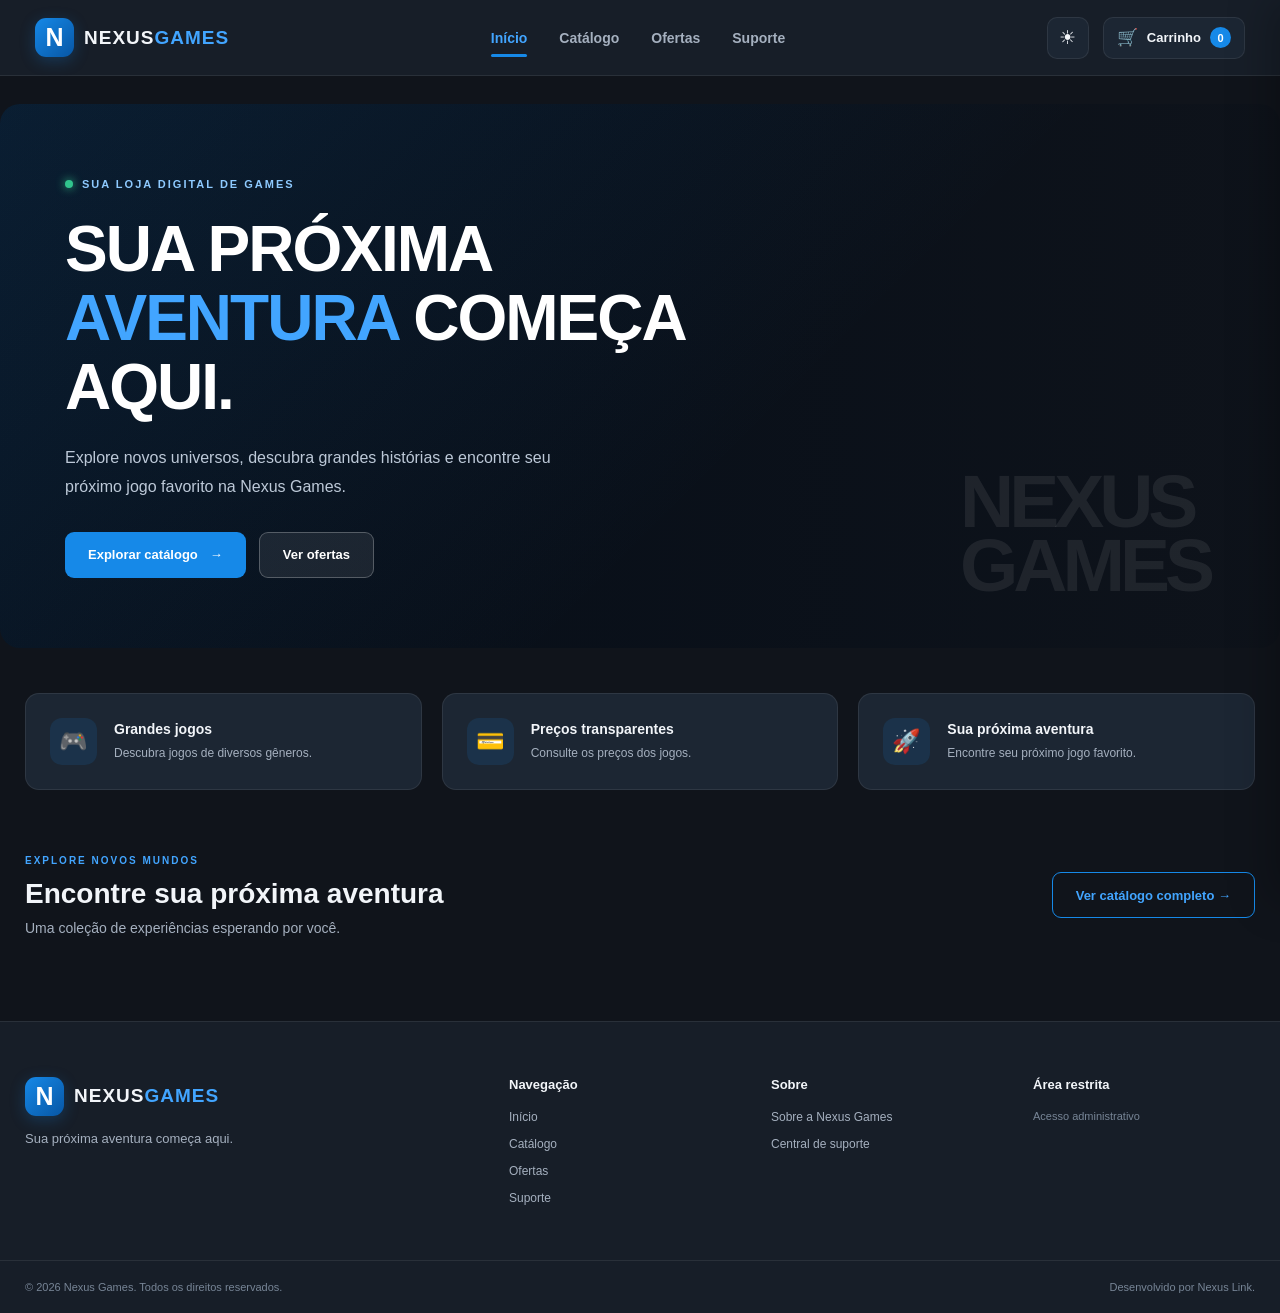
<file: index.html>
<!DOCTYPE html>
<html lang="pt-BR">

<head>
    <meta charset="UTF-8">
    <meta name="viewport" content="width=device-width, initial-scale=1.0">

    <meta name="description" content="Nexus Games - Sua próxima aventura começa aqui. Explore nossa loja digital de games.">

    <meta name="theme-color" content="#10141b">

    <title>Nexus Games | Sua próxima aventura começa aqui</title>

    <link rel="stylesheet" href="style.css">

    <script src="script.js" defer></script>
</head>

<body>

    <!-- ==========================================
         CABEÇALHO
    =========================================== -->

    <header class="header" id="topo">

        <div class="header-container">

            <!-- LOGO -->
            <a href="#inicio" class="logo" aria-label="Nexus Games - Início">
                <span class="logo-icon">N</span>
                <span class="logo-text">NEXUS<span>GAMES</span></span>
            </a>

            <!-- MENU DE NAVEGAÇÃO -->
            <nav class="main-nav" aria-label="Navegação principal">

                <a href="#inicio" class="nav-link active" data-page="inicio">
                    Início
                </a>

                <a href="#catalogo" class="nav-link" data-page="catalogo">
                    Catálogo
                </a>

                <a href="#ofertas" class="nav-link" data-page="ofertas">
                    Ofertas
                </a>

                <a href="#suporte" class="nav-link" data-page="suporte">
                    Suporte
                </a>

            </nav>

            <!-- AÇÕES DO CABEÇALHO -->
            <div class="header-actions">

                <!-- ALTERNAR TEMA -->
                <button
                    type="button"
                    class="theme-toggle"
                    id="btnTema"
                    aria-label="Alternar tema"
                    title="Alternar tema">

                    <span id="iconeTema">☀</span>

                </button>

                <!-- ABRIR CARRINHO -->
                <button
                    type="button"
                    class="cart-button"
                    id="btnAbrirCarrinho"
                    aria-label="Abrir carrinho">

                    <span class="cart-icon">🛒</span>

                    <span class="cart-label">Carrinho</span>

                    <span class="cart-count" id="contadorCarrinho">0</span>

                </button>

            </div>

        </div>

    </header>


    <!-- ==========================================
         CONTEÚDO PRINCIPAL
    =========================================== -->

    <main id="conteudoPrincipal">


        <!-- ======================================
             PÁGINA INICIAL
        ======================================= -->

        <section class="page-section active" id="inicio">

            <!-- BANNER PRINCIPAL -->
            <div class="hero">

                <div class="hero-overlay"></div>

                <div class="hero-content">

                    <span class="hero-tag">
                        <span class="status-dot"></span>
                        SUA LOJA DIGITAL DE GAMES
                    </span>

                    <h1>
                        SUA PRÓXIMA
                        <span>AVENTURA</span>
                        COMEÇA AQUI.
                    </h1>

                    <p>
                        Explore novos universos, descubra grandes histórias
                        e encontre seu próximo jogo favorito na Nexus Games.
                    </p>

                    <div class="hero-actions">

                        <button
                            type="button"
                            class="btn-primary"
                            data-navigate="catalogo">

                            Explorar catálogo
                            <span>→</span>

                        </button>

                        <button
                            type="button"
                            class="btn-secondary"
                            data-navigate="ofertas">

                            Ver ofertas

                        </button>

                    </div>

                </div>

                <div class="hero-decoration">
                    <span>NEXUS</span>
                    <span>GAMES</span>
                </div>

            </div>


            <!-- BENEFÍCIOS -->
            <section class="benefits-section">

                <div class="benefits-container">

                    <article class="benefit-card">

                        <span class="benefit-icon">🎮</span>

                        <div>
                            <h3>Grandes jogos</h3>
                            <p>Descubra jogos de diversos gêneros.</p>
                        </div>

                    </article>

                    <article class="benefit-card">

                        <span class="benefit-icon">💳</span>

                        <div>
                            <h3>Preços transparentes</h3>
                            <p>Consulte os preços dos jogos.</p>
                        </div>

                    </article>

                    <article class="benefit-card">

                        <span class="benefit-icon">🚀</span>

                        <div>
                            <h3>Sua próxima aventura</h3>
                            <p>Encontre seu próximo jogo favorito.</p>
                        </div>

                    </article>

                </div>

            </section>


            <!-- CHAMADA PARA O CATÁLOGO -->
            <section class="home-discovery">

                <div class="section-heading">

                    <div>
                        <span class="section-subtitle">EXPLORE NOVOS MUNDOS</span>
                        <h2>Encontre sua próxima aventura</h2>
                        <p>
                            Uma coleção de experiências esperando por você.
                        </p>
                    </div>

                    <button
                        type="button"
                        class="btn-outline"
                        data-navigate="catalogo">

                        Ver catálogo completo →
                        
                    </button>

                </div>

            </section>

        </section>


        <!-- ======================================
             CATÁLOGO DE JOGOS
        ======================================= -->

        <section class="page-section" id="catalogo" hidden>

            <div class="content-container">

                <div class="page-heading">

                    <span class="section-subtitle">EXPLORE NOSSA COLEÇÃO</span>

                    <h1>Catálogo de jogos</h1>

                    <p>
                        Descubra títulos incríveis e encontre sua próxima aventura.
                    </p>

                </div>


                <!-- PESQUISA -->
                <div class="catalog-toolbar">

                    <div class="search-box">

                        <span>⌕</span>

                        <input
                            type="search"
                            id="pesquisaJogos"
                            placeholder="Pesquisar jogos..."
                            aria-label="Pesquisar jogos">

                    </div>


                    <!-- FILTRO DE CATEGORIAS -->
                    <select
                        id="filtroCategoria"
                        aria-label="Filtrar por categoria">

                        <option value="todos">Todas as categorias</option>

                        <option value="acao">Ação</option>

                        <option value="aventura">Aventura</option>

                        <option value="rpg">RPG</option>

                        <option value="mundo-aberto">Mundo aberto</option>

                        <option value="corrida">Corrida</option>

                        <option value="terror">Terror</option>

                        <option value="estrategia">Estratégia</option>

                        <option value="simulacao">Simulação</option>

                    </select>


                    <!-- ORDENAÇÃO -->
                    <select
                        id="ordenacaoJogos"
                        aria-label="Ordenar jogos">

                        <option value="padrao">Ordenação padrão</option>

                        <option value="menor-preco">Menor preço</option>

                        <option value="maior-preco">Maior preço</option>

                        <option value="a-z">Nome: A - Z</option>

                        <option value="z-a">Nome: Z - A</option>

                    </select>

                </div>


                <!-- QUANTIDADE DE JOGOS -->
                <div class="catalog-info">

                    <span id="quantidadeJogos">
                        Jogos disponíveis
                    </span>

                </div>


                <!-- JOGOS GERADOS PELO JAVASCRIPT -->
                <div class="games-grid" id="listaJogos">

                    <!--
                        Os cards dos jogos serão criados
                        dinamicamente pelo script.js.
                    -->

                </div>


                <!-- MENSAGEM QUANDO NÃO HOUVER RESULTADOS -->
                <div class="empty-state" id="nenhumJogo" hidden>

                    <span>🎮</span>

                    <h3>Nenhum jogo encontrado</h3>

                    <p>
                        Tente pesquisar por outro nome ou categoria.
                    </p>

                </div>

            </div>

        </section>


        <!-- ======================================
             PÁGINA DE OFERTAS
        ======================================= -->

        <section class="page-section" id="ofertas" hidden>

            <div class="content-container">

                <div class="page-heading">

                    <span class="section-subtitle">DESCUBRA NOVOS JOGOS</span>

                    <h1>Jogos em destaque</h1>

                    <p>
                        Confira os jogos selecionados para você.
                    </p>

                </div>


                <div class="games-grid" id="listaOfertas">

                    <!--
                        Os jogos desta seção serão selecionados
                        pelo script.js através do array de jogos.
                    -->

                </div>

            </div>

        </section>


        <!-- ======================================
             PÁGINA DE SUPORTE
        ======================================= -->

        <section class="page-section" id="suporte" hidden>

            <div class="content-container">

                <div class="page-heading">

                    <span class="section-subtitle">ESTAMOS AQUI PARA AJUDAR</span>

                    <h1>Central de suporte</h1>

                    <p>
                        Encontre informações sobre a Nexus Games.
                    </p>

                </div>


                <div class="support-grid">

                    <article class="support-card">

                        <span class="support-icon">❓</span>

                        <h3>Dúvidas frequentes</h3>

                        <p>
                            Consulte informações sobre a navegação
                            e as funcionalidades da nossa loja.
                        </p>

                    </article>


                    <article class="support-card">

                        <span class="support-icon">🛒</span>

                        <h3>Carrinho de compras</h3>

                        <p>
                            Saiba como adicionar, remover e
                            visualizar os jogos selecionados.
                        </p>

                    </article>


                    <article class="support-card">

                        <span class="support-icon">📩</span>

                        <h3>Contato</h3>

                        <p>
                            Entre em contato com nossa equipe
                            para esclarecer suas dúvidas.
                        </p>

                    </article>

                </div>


                <!-- AVISO DO PROJETO -->
                <div class="support-notice">

                    <h3>Sobre a Nexus Games</h3>

                    <p>
                        A Nexus Games é um projeto demonstrativo
                        de uma loja digital de jogos, desenvolvido
                        para apresentar uma experiência de navegação
                        e compra simulada.
                    </p>

                </div>

            </div>

        </section>

    </main>


    <!-- ==========================================
         FUNDO ESCURO DO CARRINHO
    =========================================== -->

    <div
        class="cart-overlay"
        id="cartOverlay"
        aria-hidden="true">
    </div>


    <!-- ==========================================
         GAVETA LATERAL DO CARRINHO
    =========================================== -->

    <aside
        class="cart-drawer"
        id="cartDrawer"
        aria-label="Carrinho de compras"
        aria-hidden="true">

        <div class="cart-header">

            <div>

                <span class="section-subtitle">SUA SELEÇÃO</span>

                <h2>Meu carrinho</h2>

            </div>


            <button
                type="button"
                class="close-cart"
                id="btnFecharCarrinho"
                aria-label="Fechar carrinho">

                ✕

            </button>

        </div>


        <!-- ITENS DO CARRINHO -->
        <div class="cart-items" id="itensCarrinho">

            <!--
                Os produtos adicionados serão
                exibidos dinamicamente pelo script.js.
            -->

            <div class="cart-empty" id="carrinhoVazio">

                <span>🛒</span>

                <h3>Seu carrinho está vazio</h3>

                <p>
                    Explore nosso catálogo e adicione
                    seus jogos favoritos.
                </p>

                <button
                    type="button"
                    class="btn-primary"
                    data-navigate="catalogo">

                    Explorar catálogo

                </button>

            </div>

        </div>


        <!-- RODAPÉ DO CARRINHO -->
        <div class="cart-footer">

            <div class="cart-subtotal">

                <span>Total</span>

                <strong id="valorTotalCarrinho">
                    R$ 0,00
                </strong>

            </div>


            <button
                type="button"
                class="checkout-button"
                id="btnFinalizarCompra"
                disabled>

                Finalizar compra

            </button>


            <p class="cart-disclaimer">
                Compra demonstrativa. Nenhum pagamento real será realizado.
            </p>

        </div>

    </aside>


    <!-- ==========================================
         MODAL DE FINALIZAÇÃO DA COMPRA
    =========================================== -->

    <div
        class="modal-overlay"
        id="modalCompra"
        aria-hidden="true">

        <div
            class="modal-content"
            role="dialog"
            aria-modal="true"
            aria-labelledby="tituloModalCompra">

            <button
                type="button"
                class="modal-close"
                id="btnFecharModal"
                aria-label="Fechar janela">

                ✕

            </button>


            <div class="modal-icon">
                ✓
            </div>


            <h2 id="tituloModalCompra">
                Compra
            </h2>


            <p>
                Esta é uma compra da Nexus Games.
            </p>


            <div class="purchase-summary">

                <span>Total da compra</span>

                <strong id="totalCompraModal">
                    R$ 0,00
                </strong>

            </div>


            <button
                type="button"
                class="btn-primary"
                id="btnConfirmarCompra">

                Confirmar Compra

            </button>

        </div>

    </div>


    <!-- ==========================================
         RODAPÉ
    =========================================== -->

    <footer class="footer">

        <div class="footer-container">


            <!-- IDENTIDADE -->
            <div class="footer-brand">

                <a href="#inicio" class="logo">

                    <span class="logo-icon">N</span>

                    <span class="logo-text">
                        NEXUS<span>GAMES</span>
                    </span>

                </a>

                <p>
                    Sua próxima aventura começa aqui.
                </p>

            </div>


            <!-- NAVEGAÇÃO -->
            <div class="footer-column">

                <h3>Navegação</h3>

                <a href="#inicio">Início</a>

                <a href="#catalogo">Catálogo</a>

                <a href="#ofertas">Ofertas</a>

                <a href="#suporte">Suporte</a>

            </div>


            <!-- INFORMAÇÕES -->
            <div class="footer-column">

                <h3>Sobre</h3>

                <a href="#suporte">Sobre a Nexus Games</a>

                <a href="#suporte">Central de suporte</a>

            </div>


            <!-- ADMINISTRAÇÃO -->
            <div class="footer-column footer-admin">

                <h3>Área restrita</h3>

                <a href="Admin/admin.html">
                    Acesso administrativo
                </a>

            </div>

        </div>


        <!-- COPYRIGHT -->
        <div class="footer-bottom">

            <p>
                © 2026 Nexus Games. Todos os direitos reservados.
            </p>

            <span>
                Desenvolvido por Nexus Link.
            </span>

        </div>

    </footer>

</body>

</html>
</file>
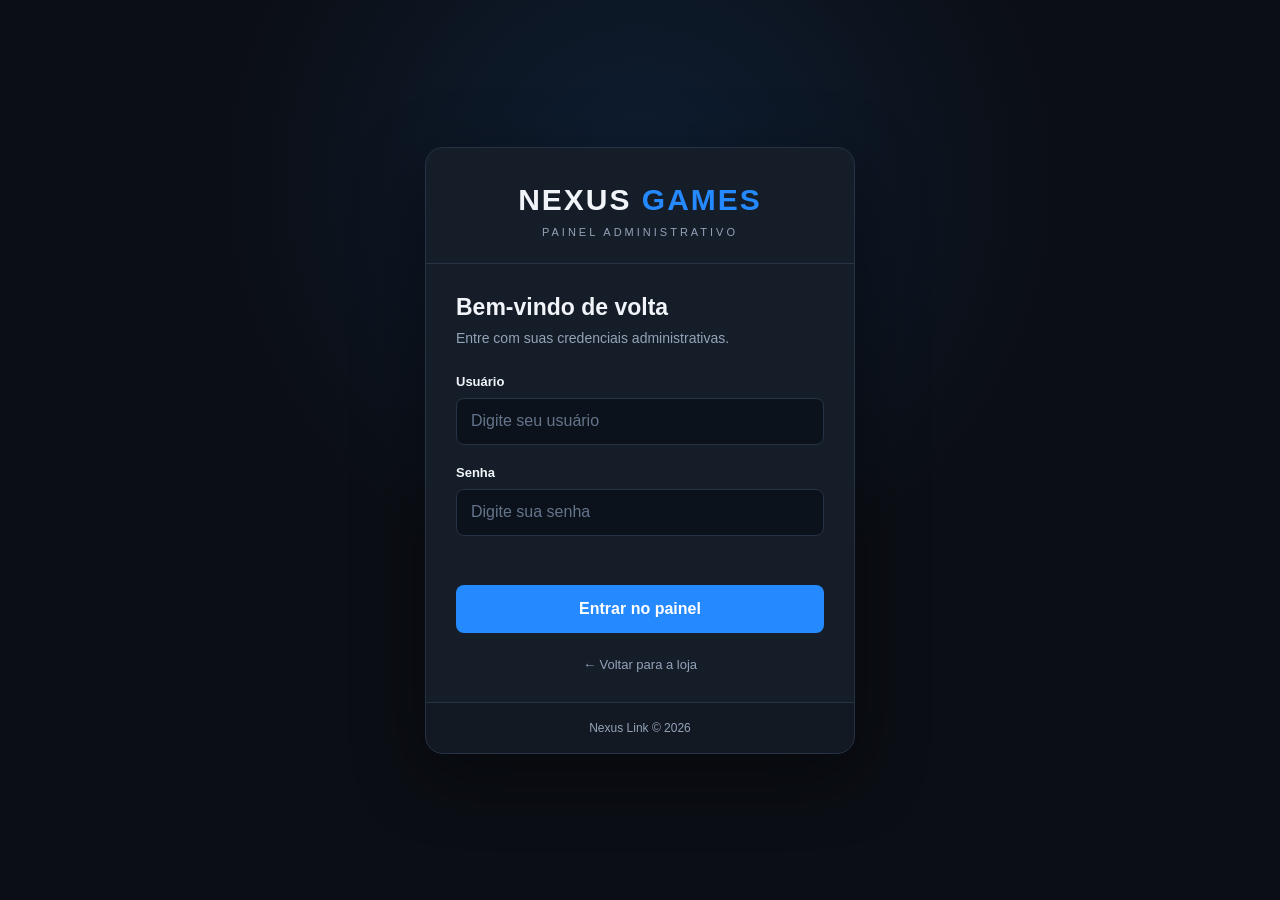
<file: Admin/admin.html>
<!DOCTYPE html>
<html lang="pt-BR">

<head>
    <meta charset="UTF-8">
    <meta name="viewport" content="width=device-width, initial-scale=1.0">

    <meta name="description" content="Painel administrativo da Nexus Games">

    <title>Administração | Nexus Games</title>

    <link rel="stylesheet" href="admin.css">

    <link rel="icon" href="../img.favicon">

</head>

<body>

    <!-- ========================================= -->
    <!-- TELA DE LOGIN -->
    <!-- ========================================= -->

    <section id="telaLogin" class="tela-login">

        <div class="login-container">

            <div class="login-logo">
                <h1>NEXUS <span>GAMES</span></h1>
                <p>PAINEL ADMINISTRATIVO</p>
            </div>

            <div class="login-conteudo">

                <h2>Bem-vindo de volta</h2>

                <p class="login-descricao">
                    Entre com suas credenciais administrativas.
                </p>

                <form id="formLogin">

                    <div class="campo-login">

                        <label for="usuario">
                            Usuário
                        </label>

                        <input
                            type="text"
                            id="usuario"
                            placeholder="Digite seu usuário"
                            autocomplete="username"
                            required
                        >

                    </div>

                    <div class="campo-login">

                        <label for="senha">
                            Senha
                        </label>

                        <input
                            type="password"
                            id="senha"
                            placeholder="Digite sua senha"
                            autocomplete="current-password"
                            required
                        >

                    </div>

                    <p
                        id="mensagemErro"
                        class="mensagem-erro"
                        role="alert"
                    ></p>

                    <button type="submit" id="btnLogin">
                        Entrar no painel
                    </button>

                </form>

                <a href="../index.html" class="voltar-loja">
                    ← Voltar para a loja
                </a>

            </div>

            <div class="login-footer">
                Nexus Link © 2026
            </div>

        </div>

    </section>


    <!-- ========================================= -->
    <!-- PAINEL ADMINISTRATIVO -->
    <!-- ========================================= -->

    <section id="painelAdmin" class="painel-admin" hidden>

        <!-- MENU LATERAL -->

        <aside class="sidebar">

            <div class="sidebar-logo">

                <h2>NEXUS <span>GAMES</span></h2>

                <p>ADMINISTRAÇÃO</p>

            </div>


            <nav class="menu-admin">

                <p class="menu-titulo">
                    PRINCIPAL
                </p>

                <button
                    class="menu-item ativo"
                    data-secao="dashboard"
                    type="button"
                >
                    <span>▦</span>
                    Dashboard
                </button>


                <p class="menu-titulo">
                    GERENCIAMENTO
                </p>

                <button
                    class="menu-item"
                    data-secao="jogos"
                    type="button"
                >
                    <span>🎮</span>
                    Jogos
                </button>

                <button
                    class="menu-item"
                    data-secao="avaliacoes"
                    type="button"
                >
                    <span>☆</span>
                    Avaliações
                </button>


                <p class="menu-titulo">
                    SISTEMA
                </p>

                <button
                    class="menu-item"
                    data-secao="configuracoes"
                    type="button"
                >
                    <span>⚙</span>
                    Configurações
                </button>

            </nav>


            <div class="sidebar-footer">

                <a href="../index.html">
                    ← Voltar para a loja
                </a>

                <button
                    id="btnSair"
                    type="button"
                >
                    ⇥ Sair da administração
                </button>

            </div>

        </aside>


        <!-- CONTEÚDO PRINCIPAL -->

        <main class="conteudo-admin">

            <!-- CABEÇALHO -->

            <header class="admin-header">

                <div>

                    <h1 id="tituloSecao">
                        Dashboard
                    </h1>

                    <p id="descricaoSecao">
                        Visão geral da sua loja.
                    </p>

                </div>

                <div class="admin-perfil">

                    <div class="perfil-avatar">
                        N
                    </div>

                    <div class="perfil-info">

                        <strong>Administrador</strong>

                        <span>Gerenciamento da loja</span>

                    </div>

                </div>

            </header>


            <!-- ================================= -->
            <!-- DASHBOARD -->
            <!-- ================================= -->

            <section
                id="secao-dashboard"
                class="secao-admin ativa"
            >

                <div class="boas-vindas">

                    <div>

                        <h2>Bem-vindo à Nexus Games!</h2>

                        <p>
                            Gerencie os jogos e acompanhe
                            as atividades da sua loja.
                        </p>

                    </div>

                    <span class="boas-vindas-icone">
                        🎮
                    </span>

                </div>


                <!-- INDICADORES -->

                <div class="dashboard-cards">

                    <article class="dashboard-card">

                        <div class="card-icone">
                            🎮
                        </div>

                        <p>Total de jogos</p>

                        <h3 id="totalJogos">
                            0
                        </h3>

                    </article>


                    <article class="dashboard-card">

                        <div class="card-icone">
                            ⭐
                        </div>

                        <p>Total de avaliações</p>

                        <h3 id="totalAvaliacoes">
                            0
                        </h3>

                    </article>


                    <article class="dashboard-card">

                        <div class="card-icone">
                            🛒
                        </div>

                        <p>Jogos cadastrados</p>

                        <h3 id="jogosCadastrados">
                            0
                        </h3>

                    </article>

                </div>


                <!-- ATALHOS -->

                <div class="painel-bloco">

                    <div class="bloco-header">

                        <div>

                            <h2>Acesso rápido</h2>

                            <p>
                                Acesse as principais funcionalidades.
                            </p>

                        </div>

                    </div>


                    <div class="atalhos-admin">

                        <button
                            class="atalho-card"
                            data-secao="jogos"
                            type="button"
                        >

                            <span>🎮</span>

                            <strong>Gerenciar jogos</strong>

                            <small>
                                Cadastrar, editar e excluir jogos.
                            </small>

                        </button>


                        <button
                            class="atalho-card"
                            data-secao="avaliacoes"
                            type="button"
                        >

                            <span>⭐</span>

                            <strong>Ver avaliações</strong>

                            <small>
                                Consultar comentários dos usuários.
                            </small>

                        </button>


                        <button
                            class="atalho-card"
                            data-secao="configuracoes"
                            type="button"
                        >

                            <span>⚙</span>

                            <strong>Configurações</strong>

                            <small>
                                Gerenciar preferências administrativas.
                            </small>

                        </button>

                    </div>

                </div>

            </section>


            <!-- ================================= -->
            <!-- GERENCIAMENTO DE JOGOS -->
            <!-- ================================= -->

            <section
                id="secao-jogos"
                class="secao-admin"
                hidden
            >

                <div class="painel-bloco">

                    <div class="bloco-header">

                        <div>

                            <h2>Gerenciamento de jogos</h2>

                            <p>
                                Administre o catálogo da Nexus Games.
                            </p>

                        </div>

                        <button
                            id="btnNovoJogo"
                            class="btn-principal"
                            type="button"
                        >
                            + Adicionar jogo
                        </button>

                    </div>


                    <div class="filtros-jogos">

                        <input
                            type="search"
                            id="buscarJogo"
                            placeholder="Buscar jogo pelo nome..."
                        >

                        <select id="filtroCategoria">

                            <option value="">
                                Todas as categorias
                            </option>

                        </select>

                    </div>


                    <div class="tabela-container">

                        <table class="tabela-admin">

                            <thead>

                                <tr>

                                    <th>Jogo</th>

                                    <th>Categoria</th>

                                    <th>Preço</th>

                                    <th>Ações</th>

                                </tr>

                            </thead>

                            <tbody id="listaJogos">

                                <tr>

                                    <td colspan="4">
                                        Nenhum jogo carregado.
                                    </td>

                                </tr>

                            </tbody>

                        </table>

                    </div>

                </div>

            </section>


            <!-- ================================= -->
            <!-- AVALIAÇÕES -->
            <!-- ================================= -->

            <section
                id="secao-avaliacoes"
                class="secao-admin"
                hidden
            >

                <div class="painel-bloco">

                    <div class="bloco-header">

                        <div>

                            <h2>Avaliações dos usuários</h2>

                            <p>
                                Consulte as avaliações cadastradas.
                            </p>

                        </div>

                    </div>


                    <div class="filtros-avaliacoes">

                        <input
                            type="search"
                            id="buscarAvaliacao"
                            placeholder="Buscar avaliação..."
                        >

                        <select id="filtroNota">

                            <option value="">
                                Todas as notas
                            </option>

                            <option value="5">
                                5 estrelas
                            </option>

                            <option value="4">
                                4 estrelas
                            </option>

                            <option value="3">
                                3 estrelas
                            </option>

                            <option value="2">
                                2 estrelas
                            </option>

                            <option value="1">
                                1 estrela
                            </option>

                        </select>

                    </div>


                    <div
                        id="listaAvaliacoes"
                        class="lista-avaliacoes"
                    >

                        <p class="estado-vazio">
                            Nenhuma avaliação carregada.
                        </p>

                    </div>

                </div>

            </section>


            <!-- ================================= -->
            <!-- CONFIGURAÇÕES -->
            <!-- ================================= -->

            <section
                id="secao-configuracoes"
                class="secao-admin"
                hidden
            >

                <div class="painel-bloco">

                    <div class="bloco-header">

                        <div>

                            <h2>Configurações</h2>

                            <p>
                                Informações e preferências do painel.
                            </p>

                        </div>

                    </div>


                    <div class="configuracao-item">

                        <div>

                            <strong>Nome da loja</strong>

                            <p>
                                Nexus Games
                            </p>

                        </div>

                    </div>


                    <div class="configuracao-item">

                        <div>

                            <strong>Grupo responsável</strong>

                            <p>
                                Nexus Link
                            </p>

                        </div>

                    </div>


                    <div class="configuracao-item">

                        <div>

                            <strong>Armazenamento</strong>

                            <p>
                                localStorage do navegador
                            </p>

                        </div>

                    </div>


                    <div class="configuracao-item">

                        <div>

                            <strong>Versão do projeto</strong>

                            <p>
                                Demonstração administrativa
                            </p>

                        </div>

                    </div>

                </div>

            </section>


            <!-- RODAPÉ -->

            <footer class="admin-footer">

                <p>
                    Nexus Games | Nexus Link © 2026
                </p>

                <p>
                    Sua próxima aventura começa aqui.
                </p>

            </footer>

        </main>

    </section>


    <!-- JAVASCRIPT -->

    <script src="admin.js"></script>

</body>

</html>
</file>
<file: style.css>
/* =====================================================
   NEXUS GAMES - ESTILIZAÇÃO PRINCIPAL
   Desenvolvido por Nexus Link
===================================================== */


/* =====================================================
   1. VARIÁVEIS E CONFIGURAÇÕES GERAIS
===================================================== */

:root {
    --primary: #1689e8;
    --primary-hover: #0874cf;
    --primary-light: #42a5ff;

    --background: #10141b;
    --background-secondary: #171e28;
    --background-card: #1c2633;
    --background-hover: #253344;

    --text-primary: #f2f5f9;
    --text-secondary: #a5b0bf;
    --text-muted: #778596;

    --border: rgba(255, 255, 255, 0.08);

    --success: #31c48d;
    --danger: #ef5350;

    --header-height: 76px;

    --radius-small: 8px;
    --radius-medium: 14px;
    --radius-large: 20px;

    --transition: 0.25s ease;
}


/* TEMA CLARO */

body.light-theme {
    --background: #f1f4f8;
    --background-secondary: #ffffff;
    --background-card: #ffffff;
    --background-hover: #e8eef5;

    --text-primary: #17212e;
    --text-secondary: #566579;
    --text-muted: #7c8999;

    --border: rgba(0, 0, 0, 0.09);
}


/* RESET */

* {
    margin: 0;
    padding: 0;
    box-sizing: border-box;
}

html {
    scroll-behavior: smooth;
    scroll-padding-top: var(--header-height);
}

body {
    font-family: Arial, Helvetica, sans-serif;

    background: var(--background);
    color: var(--text-primary);

    min-height: 100vh;

    transition:
        background var(--transition),
        color var(--transition);
}

button,
input,
select {
    font: inherit;
}

button {
    cursor: pointer;
}

a {
    color: inherit;
    text-decoration: none;
}

button:focus-visible,
a:focus-visible,
input:focus-visible,
select:focus-visible {
    outline: 2px solid var(--primary-light);
    outline-offset: 3px;
}

[hidden] {
    display: none !important;
}


/* =====================================================
   2. CABEÇALHO
===================================================== */

.header {
    width: 100%;
    height: var(--header-height);

    background: var(--background-secondary);

    border-bottom: 1px solid var(--border);

    position: sticky;
    top: 0;
    z-index: 1000;

    transition: background var(--transition);
}

.header-container {
    max-width: 1450px;
    height: 100%;

    margin: auto;
    padding: 0 35px;

    display: flex;
    align-items: center;
    justify-content: space-between;

    gap: 30px;
}


/* LOGO */

.logo {
    display: flex;
    align-items: center;
    gap: 10px;

    flex-shrink: 0;
}

.logo-icon {
    width: 39px;
    height: 39px;

    background: linear-gradient(
        135deg,
        var(--primary),
        #0756a4
    );

    border-radius: 11px;

    display: flex;
    align-items: center;
    justify-content: center;

    color: white;

    font-size: 25px;
    font-weight: 900;

    box-shadow: 0 4px 15px rgba(22, 137, 232, 0.25);
}

.logo-text {
    color: var(--text-primary);

    font-size: 19px;
    font-weight: 900;

    letter-spacing: 1px;
}

.logo-text span {
    color: var(--primary-light);
}


/* NAVEGAÇÃO */

.main-nav {
    display: flex;
    align-items: center;
    gap: 32px;
}

.nav-link {
    color: var(--text-secondary);

    font-size: 14px;
    font-weight: 600;

    padding: 28px 0;

    position: relative;

    transition: color var(--transition);
}

.nav-link:hover,
.nav-link.active {
    color: var(--primary-light);
}

.nav-link.active::after {
    content: "";

    position: absolute;

    bottom: 17px;
    left: 0;

    width: 100%;
    height: 3px;

    background: var(--primary);

    border-radius: 5px;
}


/* AÇÕES DO CABEÇALHO */

.header-actions {
    display: flex;
    align-items: center;
    gap: 14px;
}

.theme-toggle,
.cart-button {
    border: 1px solid var(--border);

    background: var(--background-card);
    color: var(--text-primary);

    height: 42px;

    border-radius: 10px;

    display: flex;
    align-items: center;
    justify-content: center;

    transition: var(--transition);
}

.theme-toggle {
    width: 42px;
    font-size: 19px;
}

.theme-toggle:hover,
.cart-button:hover {
    background: var(--background-hover);
    border-color: var(--primary);
}

.cart-button {
    padding: 0 13px;
    gap: 9px;
}

.cart-icon {
    font-size: 17px;
}

.cart-label {
    font-size: 13px;
    font-weight: 600;
}

.cart-count {
    min-width: 21px;
    height: 21px;

    padding: 0 5px;

    border-radius: 50px;

    background: var(--primary);
    color: white;

    display: flex;
    align-items: center;
    justify-content: center;

    font-size: 11px;
    font-weight: 700;
}


/* =====================================================
   3. CONTROLE DE PÁGINAS
===================================================== */

.page-section {
    display: none;
    min-height: 500px;
}

.page-section.active {
    display: block;
}


/* =====================================================
   4. BANNER PRINCIPAL
===================================================== */

.hero {
    min-height: 540px;

    max-width: 1450px;

    margin: 28px auto;
    padding: 70px 65px;

    border-radius: var(--radius-large);

    position: relative;
    overflow: hidden;

    background:
        linear-gradient(
            90deg,
            rgba(8, 15, 25, 0.97) 0%,
            rgba(8, 15, 25, 0.83) 48%,
            rgba(8, 15, 25, 0.25) 100%
        ),
        url("https://shared.akamai.steamstatic.com/store_item_assets/steam/apps/1091500/header.jpg")
        center / cover no-repeat;

    display: flex;
    align-items: center;
}

.hero-overlay {
    position: absolute;
    inset: 0;

    background:
        linear-gradient(
            135deg,
            rgba(22, 137, 232, 0.12),
            transparent 60%
        );

    pointer-events: none;
}

.hero-content {
    max-width: 650px;
    position: relative;
    z-index: 2;
}

.hero-tag {
    display: inline-flex;
    align-items: center;
    gap: 9px;

    color: #8ecaff;

    font-size: 11px;
    font-weight: 800;

    letter-spacing: 2px;

    margin-bottom: 25px;
}

.status-dot {
    width: 8px;
    height: 8px;

    background: var(--success);
    border-radius: 50%;

    box-shadow: 0 0 10px var(--success);
}

.hero h1 {
    color: white;

    font-size: clamp(38px, 5vw, 66px);
    font-weight: 900;

    line-height: 1.08;
    letter-spacing: -2px;

    margin-bottom: 22px;
}

.hero h1 span {
    color: var(--primary-light);
}

.hero-content > p {
    max-width: 520px;

    color: #bdc9d8;

    font-size: 16px;
    line-height: 1.8;

    margin-bottom: 30px;
}

.hero-actions {
    display: flex;
    flex-wrap: wrap;
    gap: 13px;
}


/* BOTÕES PRINCIPAIS */

.btn-primary,
.btn-secondary,
.btn-outline {
    min-height: 46px;

    padding: 0 23px;

    border-radius: 9px;

    font-size: 13px;
    font-weight: 700;

    display: inline-flex;
    align-items: center;
    justify-content: center;
    gap: 12px;

    transition: var(--transition);
}

.btn-primary {
    border: none;

    background: var(--primary);
    color: white;
}

.btn-primary:hover {
    background: var(--primary-hover);

    transform: translateY(-2px);

    box-shadow: 0 7px 20px rgba(22, 137, 232, 0.25);
}

.btn-secondary {
    border: 1px solid rgba(255, 255, 255, 0.25);

    background: rgba(255, 255, 255, 0.08);
    color: white;
}

.btn-secondary:hover {
    background: rgba(255, 255, 255, 0.17);
}

.btn-outline {
    border: 1px solid var(--primary);

    background: transparent;
    color: var(--primary-light);
}

.btn-outline:hover {
    background: var(--primary);
    color: white;
}


/* DECORAÇÃO DO BANNER */

.hero-decoration {
    position: absolute;

    right: 70px;
    bottom: 50px;

    display: flex;
    flex-direction: column;

    color: rgba(255, 255, 255, 0.08);

    font-size: 75px;
    font-weight: 900;
    line-height: 0.85;

    letter-spacing: -5px;

    pointer-events: none;
}


/* =====================================================
   5. BENEFÍCIOS
===================================================== */

.benefits-section {
    max-width: 1370px;

    margin: 45px auto;
    padding: 0 25px;
}

.benefits-container {
    display: grid;

    grid-template-columns: repeat(3, 1fr);

    gap: 20px;
}

.benefit-card {
    background: var(--background-card);

    border: 1px solid var(--border);
    border-radius: var(--radius-medium);

    padding: 24px;

    display: flex;
    align-items: center;
    gap: 17px;

    transition: var(--transition);
}

.benefit-card:hover {
    transform: translateY(-4px);
    border-color: var(--primary);
}

.benefit-icon {
    width: 47px;
    height: 47px;

    flex-shrink: 0;

    background: rgba(22, 137, 232, 0.12);

    border-radius: 12px;

    display: flex;
    align-items: center;
    justify-content: center;

    font-size: 23px;
}

.benefit-card h3 {
    font-size: 14px;
    margin-bottom: 7px;
}

.benefit-card p {
    color: var(--text-secondary);

    font-size: 12px;
    line-height: 1.5;
}


/* =====================================================
   6. SEÇÃO DE DESCOBERTA
===================================================== */

.home-discovery {
    max-width: 1370px;

    margin: 65px auto 85px;
    padding: 0 25px;
}

.section-heading {
    display: flex;
    align-items: center;
    justify-content: space-between;

    gap: 25px;
}

.section-subtitle {
    display: block;

    color: var(--primary-light);

    font-size: 10px;
    font-weight: 800;

    letter-spacing: 2px;

    margin-bottom: 12px;
}

.section-heading h2 {
    font-size: 28px;
    margin-bottom: 10px;
}

.section-heading p {
    color: var(--text-secondary);
    font-size: 14px;
}


/* =====================================================
   7. ESTRUTURA DAS PÁGINAS INTERNAS
===================================================== */

.content-container {
    max-width: 1370px;

    margin: 0 auto;
    padding: 55px 25px 85px;
}

.page-heading {
    margin-bottom: 38px;
}

.page-heading h1 {
    font-size: clamp(28px, 4vw, 40px);
    margin-bottom: 12px;
}

.page-heading p {
    color: var(--text-secondary);

    font-size: 14px;
    line-height: 1.7;
}


/* =====================================================
   8. BARRA DE PESQUISA E FILTROS
===================================================== */

.catalog-toolbar {
    display: grid;

    grid-template-columns: minmax(220px, 1fr) 220px 200px;

    gap: 14px;

    margin-bottom: 25px;
}

.search-box {
    min-height: 47px;

    background: var(--background-secondary);

    border: 1px solid var(--border);
    border-radius: 9px;

    display: flex;
    align-items: center;

    padding: 0 14px;
    gap: 12px;
}

.search-box span {
    color: var(--text-muted);
    font-size: 24px;
}

.search-box input {
    width: 100%;

    background: transparent;
    border: none;
    outline: none;

    color: var(--text-primary);

    font-size: 13px;
}

.search-box input::placeholder {
    color: var(--text-muted);
}

.search-box:focus-within {
    border-color: var(--primary);
}

.catalog-toolbar select {
    min-height: 47px;

    padding: 0 13px;

    border-radius: 9px;
    border: 1px solid var(--border);

    background: var(--background-secondary);
    color: var(--text-primary);

    font-size: 12px;

    cursor: pointer;
}

.catalog-toolbar select:focus {
    border-color: var(--primary);
    outline: none;
}


/* INFORMAÇÕES DO CATÁLOGO */

.catalog-info {
    color: var(--text-secondary);

    font-size: 12px;

    margin-bottom: 18px;
}


/* =====================================================
   9. GRADE DE JOGOS
===================================================== */

.games-grid {
    display: grid;

    grid-template-columns: repeat(4, minmax(0, 1fr));

    gap: 22px;
}


/* CARD DE JOGO */

.game-card {
    min-width: 0;

    background: var(--background-card);

    border: 1px solid var(--border);
    border-radius: var(--radius-medium);

    overflow: hidden;

    transition:
        transform var(--transition),
        border-color var(--transition),
        box-shadow var(--transition);
}

.game-card:hover {
    transform: translateY(-6px);

    border-color: rgba(22, 137, 232, 0.65);

    box-shadow: 0 12px 30px rgba(0, 0, 0, 0.18);
}


/* IMAGEM DO JOGO */

.game-image {
    width: 100%;
    aspect-ratio: 460 / 215;

    object-fit: cover;

    display: block;

    background: var(--background-hover);

    transition: transform 0.4s ease;
}

.game-card:hover .game-image {
    transform: scale(1.035);
}

.game-image-container {
    position: relative;
    overflow: hidden;
}


/* BADGES */

.game-badge {
    position: absolute;

    top: 12px;
    left: 12px;

    padding: 6px 10px;

    border-radius: 5px;

    background: var(--primary);
    color: white;

    font-size: 10px;
    font-weight: 800;
}

.game-badge.free {
    background: var(--success);
}

.game-badge.featured {
    background: #a855f7;
}


/* INFORMAÇÕES DO JOGO */

.game-info {
    padding: 16px;
}

.game-info h3 {
    color: var(--text-primary);

    font-size: 15px;
    font-weight: 700;

    margin-bottom: 9px;

    line-height: 1.4;
}

.game-description {
    color: var(--text-secondary);

    font-size: 11px;
    line-height: 1.6;

    margin-bottom: 13px;
}

.game-categories {
    display: flex;
    flex-wrap: wrap;

    gap: 6px;

    margin-bottom: 15px;
}

.game-category {
    background: var(--background-hover);

    color: var(--text-secondary);

    border-radius: 5px;

    padding: 5px 8px;

    font-size: 9px;
    font-weight: 600;
}


/* PREÇO E BOTÃO */

.game-footer {
    border-top: 1px solid var(--border);

    padding-top: 13px;

    display: flex;
    align-items: center;
    justify-content: space-between;

    gap: 8px;
}

.game-price {
    color: var(--text-primary);

    font-size: 16px;
    font-weight: 800;
}

.game-price.free {
    color: var(--success);
}

.add-cart-button {
    min-height: 36px;

    padding: 0 12px;

    background: rgba(22, 137, 232, 0.14);

    color: var(--primary-light);

    border: 1px solid rgba(22, 137, 232, 0.25);

    border-radius: 7px;

    font-size: 10px;
    font-weight: 700;

    transition: var(--transition);
}

.add-cart-button:hover {
    background: var(--primary);
    color: white;
}


/* =====================================================
   10. ESTADO VAZIO
===================================================== */

.empty-state {
    text-align: center;

    padding: 75px 20px;
}

.empty-state > span {
    font-size: 55px;
}

.empty-state h3 {
    font-size: 21px;
    margin: 18px 0 10px;
}

.empty-state p {
    color: var(--text-secondary);
    font-size: 13px;
}


/* =====================================================
   11. SUPORTE
===================================================== */

.support-grid {
    display: grid;

    grid-template-columns: repeat(3, 1fr);

    gap: 20px;
}

.support-card {
    padding: 28px;

    background: var(--background-card);

    border: 1px solid var(--border);
    border-radius: var(--radius-medium);

    transition: var(--transition);
}

.support-card:hover {
    transform: translateY(-5px);
    border-color: var(--primary);
}

.support-icon {
    font-size: 30px;
}

.support-card h3 {
    margin: 18px 0 12px;
    font-size: 16px;
}

.support-card p {
    color: var(--text-secondary);

    font-size: 13px;
    line-height: 1.7;
}

.support-notice {
    margin-top: 30px;

    padding: 30px;

    background: var(--background-secondary);

    border: 1px solid var(--border);
    border-radius: var(--radius-medium);
}

.support-notice h3 {
    margin-bottom: 12px;
}

.support-notice p {
    color: var(--text-secondary);

    font-size: 13px;
    line-height: 1.8;
}


/* =====================================================
   12. FUNDO DO CARRINHO
===================================================== */

.cart-overlay {
    position: fixed;
    inset: 0;

    background: rgba(0, 0, 0, 0.65);

    opacity: 0;
    visibility: hidden;

    z-index: 1998;

    transition: var(--transition);
}

.cart-overlay.active {
    opacity: 1;
    visibility: visible;
}


/* =====================================================
   13. GAVETA LATERAL DO CARRINHO
===================================================== */

.cart-drawer {
    position: fixed;

    top: 0;
    right: 0;

    width: min(440px, 100%);
    height: 100vh;

    background: var(--background-secondary);

    z-index: 1999;

    display: flex;
    flex-direction: column;

    transform: translateX(100%);

    transition: transform 0.35s ease;

    box-shadow: -10px 0 40px rgba(0, 0, 0, 0.25);
}

.cart-drawer.active {
    transform: translateX(0);
}


/* CABEÇALHO DO CARRINHO */

.cart-header {
    padding: 25px;

    border-bottom: 1px solid var(--border);

    display: flex;
    align-items: center;
    justify-content: space-between;
}

.cart-header h2 {
    font-size: 23px;
}

.close-cart,
.modal-close {
    width: 38px;
    height: 38px;

    background: var(--background-hover);

    border: none;
    border-radius: 8px;

    color: var(--text-primary);

    font-size: 18px;

    transition: var(--transition);
}

.close-cart:hover,
.modal-close:hover {
    background: var(--danger);
    color: white;
}


/* ITENS DO CARRINHO */

.cart-items {
    flex: 1;

    overflow-y: auto;

    padding: 20px;
}

.cart-empty {
    min-height: 100%;

    display: flex;
    flex-direction: column;

    align-items: center;
    justify-content: center;

    text-align: center;
}

.cart-empty > span {
    font-size: 55px;
    margin-bottom: 20px;
}

.cart-empty h3 {
    font-size: 19px;
    margin-bottom: 10px;
}

.cart-empty p {
    color: var(--text-secondary);

    font-size: 13px;
    line-height: 1.7;

    max-width: 260px;

    margin-bottom: 22px;
}


/* ITEM INDIVIDUAL */

.cart-item {
    display: flex;
    align-items: center;

    gap: 13px;

    padding: 13px 0;

    border-bottom: 1px solid var(--border);
}

.cart-item img {
    width: 90px;
    height: 55px;

    object-fit: cover;

    border-radius: 7px;
}

.cart-item-info {
    flex: 1;
    min-width: 0;
}

.cart-item-info h4 {
    font-size: 12px;
    margin-bottom: 7px;
}

.cart-item-info p {
    color: var(--primary-light);

    font-size: 12px;
    font-weight: 700;
}

.remove-cart-item {
    width: 30px;
    height: 30px;

    background: transparent;

    border: none;

    color: var(--danger);

    font-size: 18px;

    transition: var(--transition);
}

.remove-cart-item:hover {
    background: rgba(239, 83, 80, 0.12);
    border-radius: 7px;
}


/* RODAPÉ DO CARRINHO */

.cart-footer {
    padding: 23px;

    border-top: 1px solid var(--border);
}

.cart-subtotal {
    display: flex;
    align-items: center;
    justify-content: space-between;

    margin-bottom: 20px;
}

.cart-subtotal span {
    color: var(--text-secondary);
    font-size: 14px;
}

.cart-subtotal strong {
    color: var(--text-primary);
    font-size: 23px;
}

.checkout-button {
    width: 100%;
    min-height: 48px;

    border: none;
    border-radius: 9px;

    background: var(--primary);
    color: white;

    font-size: 13px;
    font-weight: 800;

    transition: var(--transition);
}

.checkout-button:hover:not(:disabled) {
    background: var(--primary-hover);
    transform: translateY(-2px);
}

.checkout-button:disabled {
    background: var(--text-muted);
    cursor: not-allowed;
    opacity: 0.5;
}

.cart-disclaimer {
    color: var(--text-muted);

    font-size: 10px;
    line-height: 1.5;

    text-align: center;

    margin-top: 13px;
}


/* =====================================================
   14. MODAL DE COMPRA
===================================================== */

.modal-overlay {
    position: fixed;
    inset: 0;

    z-index: 3000;

    background: rgba(0, 0, 0, 0.75);

    display: flex;
    align-items: center;
    justify-content: center;

    padding: 20px;

    opacity: 0;
    visibility: hidden;

    transition: var(--transition);
}

.modal-overlay.active {
    opacity: 1;
    visibility: visible;
}

.modal-content {
    width: min(420px, 100%);

    background: var(--background-secondary);

    border: 1px solid var(--border);
    border-radius: var(--radius-large);

    padding: 35px;

    text-align: center;

    position: relative;

    transform: translateY(15px);

    transition: var(--transition);
}

.modal-overlay.active .modal-content {
    transform: translateY(0);
}

.modal-close {
    position: absolute;
    top: 15px;
    right: 15px;
}

.modal-icon {
    width: 65px;
    height: 65px;

    margin: 10px auto 22px;

    border-radius: 50%;

    background: rgba(49, 196, 141, 0.14);

    color: var(--success);

    display: flex;
    align-items: center;
    justify-content: center;

    font-size: 32px;
    font-weight: 800;
}

.modal-content h2 {
    font-size: 22px;
    margin-bottom: 13px;
}

.modal-content > p {
    color: var(--text-secondary);

    font-size: 13px;
    line-height: 1.7;

    margin-bottom: 22px;
}

.purchase-summary {
    display: flex;
    align-items: center;
    justify-content: space-between;

    padding: 15px;

    background: var(--background-card);

    border-radius: 9px;

    margin-bottom: 20px;
}

.purchase-summary span {
    color: var(--text-secondary);
    font-size: 12px;
}

.purchase-summary strong {
    font-size: 18px;
}

.modal-content .btn-primary {
    width: 100%;
}


/* =====================================================
   15. RODAPÉ
===================================================== */

.footer {
    background: var(--background-secondary);

    border-top: 1px solid var(--border);

    margin-top: 40px;
}

.footer-container {
    max-width: 1370px;

    margin: auto;
    padding: 55px 25px;

    display: grid;

    grid-template-columns: 2fr 1fr 1fr 1fr;

    gap: 40px;
}


/* MARCA */

.footer-brand p {
    color: var(--text-secondary);

    font-size: 13px;

    margin-top: 15px;
}


/* COLUNAS */

.footer-column {
    display: flex;
    flex-direction: column;

    gap: 13px;
}

.footer-column h3 {
    color: var(--text-primary);

    font-size: 13px;

    margin-bottom: 5px;
}

.footer-column a {
    color: var(--text-secondary);

    font-size: 12px;

    transition: color var(--transition);
}

.footer-column a:hover {
    color: var(--primary-light);
}


/* ACESSO ADMINISTRATIVO */

.footer-admin a {
    color: var(--text-muted);
    font-size: 11px;
}

.footer-admin a:hover {
    color: var(--primary-light);
}


/* COPYRIGHT */

.footer-bottom {
    max-width: 1370px;

    margin: auto;

    padding: 20px 25px;

    border-top: 1px solid var(--border);

    display: flex;
    align-items: center;
    justify-content: space-between;

    gap: 15px;
}

.footer-bottom p,
.footer-bottom span {
    color: var(--text-muted);
    font-size: 11px;
}


/* =====================================================
   16. RESPONSIVIDADE - TABLETS
===================================================== */

@media (max-width: 1100px) {

    .header-container {
        padding: 0 20px;
        gap: 15px;
    }

    .main-nav {
        gap: 18px;
    }

    .games-grid {
        grid-template-columns: repeat(3, minmax(0, 1fr));
    }

    .hero {
        margin: 20px;
        min-height: 480px;
    }

    .footer-container {
        gap: 25px;
    }

}


/* =====================================================
   17. RESPONSIVIDADE - CELULARES
===================================================== */

@media (max-width: 768px) {

    :root {
        --header-height: auto;
    }

    .header {
        height: auto;
        position: sticky;
    }

    .header-container {
        padding: 13px 16px;

        flex-wrap: wrap;

        gap: 15px;
    }

    .logo-text {
        font-size: 16px;
    }

    .logo-icon {
        width: 34px;
        height: 34px;
        font-size: 21px;
    }

    .main-nav {
        width: 100%;

        order: 3;

        justify-content: space-between;

        gap: 10px;

        overflow-x: auto;
    }

    .nav-link {
        padding: 10px 0;

        font-size: 12px;

        white-space: nowrap;
    }

    .nav-link.active::after {
        bottom: 0;
    }

    .header-actions {
        margin-left: auto;
    }

    .cart-label {
        display: none;
    }

    .hero {
        min-height: 470px;

        margin: 15px;
        padding: 35px 25px;

        background-position: 65% center;
    }

    .hero h1 {
        font-size: 42px;
    }

    .hero-content > p {
        font-size: 13px;
    }

    .hero-decoration {
        right: 20px;
        bottom: 20px;
        font-size: 42px;
    }

    .benefits-container {
        grid-template-columns: 1fr;
    }

    .benefits-section {
        margin: 30px auto;
    }

    .section-heading {
        flex-direction: column;
        align-items: flex-start;
    }

    .section-heading h2 {
        font-size: 23px;
    }

    .catalog-toolbar {
        grid-template-columns: 1fr 1fr;
    }

    .search-box {
        grid-column: 1 / -1;
    }

    .games-grid {
        grid-template-columns: repeat(2, minmax(0, 1fr));
        gap: 13px;
    }

    .game-info {
        padding: 12px;
    }

    .game-info h3 {
        font-size: 12px;
    }

    .game-price {
        font-size: 13px;
    }

    .add-cart-button {
        padding: 0 8px;
        font-size: 9px;
    }

    .support-grid {
        grid-template-columns: 1fr;
    }

    .footer-container {
        grid-template-columns: 1fr 1fr;
    }

    .footer-brand {
        grid-column: 1 / -1;
    }

    .footer-bottom {
        flex-direction: column;
        text-align: center;
    }

}


/* =====================================================
   18. RESPONSIVIDADE - CELULARES PEQUENOS
===================================================== */

@media (max-width: 420px) {

    .hero {
        min-height: 430px;
        padding: 25px 19px;
    }

    .hero h1 {
        font-size: 34px;
        letter-spacing: -1px;
    }

    .hero-tag {
        font-size: 9px;
    }

    .hero-actions {
        flex-direction: column;
        align-items: flex-start;
    }

    .catalog-toolbar {
        grid-template-columns: 1fr;
    }

    .search-box {
        grid-column: auto;
    }

    .games-grid {
        grid-template-columns: 1fr;
    }

    .game-image {
        aspect-ratio: 460 / 215;
    }

    .footer-container {
        grid-template-columns: 1fr;
    }

    .footer-brand {
        grid-column: auto;
    }

}


/* =====================================================
   19. ANIMAÇÕES
===================================================== */

@keyframes fadeIn {

    from {
        opacity: 0;
        transform: translateY(12px);
    }

    to {
        opacity: 1;
        transform: translateY(0);
    }

}

.page-section.active {
    animation: fadeIn 0.35s ease;
}


/* ACESSIBILIDADE */

@media (prefers-reduced-motion: reduce) {

    *,
    *::before,
    *::after {
        scroll-behavior: auto !important;
        animation-duration: 0.01ms !important;
        animation-iteration-count: 1 !important;
        transition-duration: 0.01ms !important;
    }

}
</file>
<file: Admin/admin.css>
/* =====================================================
   NEXUS GAMES - PAINEL ADMINISTRATIVO
   ===================================================== */


/* =====================================================
   RESET E CONFIGURAÇÕES GERAIS
   ===================================================== */

* {
    margin: 0;
    padding: 0;
    box-sizing: border-box;
}

:root {

    --cor-fundo: #0b0e14;

    --cor-sidebar: #101620;

    --cor-card: #151d29;

    --cor-card-hover: #1b2635;

    --cor-borda: #263344;

    --cor-azul: #2589ff;

    --cor-azul-hover: #1475e8;

    --cor-texto: #f1f5f9;

    --cor-texto-secundario: #94a3b8;

    --cor-erro: #ef4444;

    --cor-sucesso: #22c55e;

    --raio: 12px;

}

body {

    background: var(--cor-fundo);

    color: var(--cor-texto);

    font-family: Arial, Helvetica, sans-serif;

    min-height: 100vh;

}

button,
input,
select {

    font: inherit;

}

button {

    cursor: pointer;

}

a {

    color: inherit;

    text-decoration: none;

}

[hidden] {

    display: none !important;

}


/* =====================================================
   TELA DE LOGIN
   ===================================================== */

.tela-login {

    min-height: 100vh;

    display: flex;

    justify-content: center;

    align-items: center;

    padding: 25px;

    background:
        radial-gradient(
            circle at 50% 20%,
            rgba(37, 137, 255, 0.13),
            transparent 45%
        ),
        var(--cor-fundo);

}

.login-container {

    width: 100%;

    max-width: 430px;

    background: var(--cor-card);

    border: 1px solid var(--cor-borda);

    border-radius: 18px;

    overflow: hidden;

    box-shadow:
        0 20px 70px rgba(0, 0, 0, 0.4);

    animation: aparecer 0.5s ease;

}

.login-logo {

    text-align: center;

    padding: 35px 20px 25px;

    border-bottom: 1px solid var(--cor-borda);

}

.login-logo h1 {

    font-size: 30px;

    font-weight: 900;

    letter-spacing: 2px;

}

.login-logo h1 span {

    color: var(--cor-azul);

}

.login-logo p {

    color: var(--cor-texto-secundario);

    font-size: 11px;

    letter-spacing: 3px;

    margin-top: 9px;

}

.login-conteudo {

    padding: 30px;

}

.login-conteudo h2 {

    font-size: 23px;

    margin-bottom: 9px;

}

.login-descricao {

    color: var(--cor-texto-secundario);

    font-size: 14px;

    margin-bottom: 28px;

}

.campo-login {

    margin-bottom: 20px;

}

.campo-login label {

    display: block;

    font-size: 13px;

    font-weight: bold;

    margin-bottom: 9px;

}

.campo-login input {

    width: 100%;

    height: 47px;

    padding: 0 14px;

    color: var(--cor-texto);

    background: #0c121b;

    border: 1px solid var(--cor-borda);

    border-radius: 8px;

    outline: none;

    transition: 0.2s;

}

.campo-login input:focus {

    border-color: var(--cor-azul);

    box-shadow: 0 0 0 3px rgba(37, 137, 255, 0.12);

}

.campo-login input::placeholder {

    color: #64748b;

}

.mensagem-erro {

    color: var(--cor-erro);

    font-size: 13px;

    margin-bottom: 12px;

    min-height: 17px;

}

#btnLogin {

    width: 100%;

    height: 48px;

    border: none;

    border-radius: 8px;

    color: white;

    background: var(--cor-azul);

    font-weight: bold;

    transition: 0.2s;

}

#btnLogin:hover {

    background: var(--cor-azul-hover);

    transform: translateY(-2px);

}

.voltar-loja {

    display: block;

    text-align: center;

    color: var(--cor-texto-secundario);

    font-size: 13px;

    margin-top: 24px;

    transition: 0.2s;

}

.voltar-loja:hover {

    color: var(--cor-azul);

}

.login-footer {

    padding: 18px;

    text-align: center;

    color: var(--cor-texto-secundario);

    font-size: 12px;

    background: rgba(0, 0, 0, 0.15);

    border-top: 1px solid var(--cor-borda);

}


/* =====================================================
   PAINEL PRINCIPAL
   ===================================================== */

.painel-admin {

    display: flex;

    min-height: 100vh;

}


/* =====================================================
   MENU LATERAL
   ===================================================== */

.sidebar {

    width: 255px;

    min-width: 255px;

    background: var(--cor-sidebar);

    border-right: 1px solid var(--cor-borda);

    display: flex;

    flex-direction: column;

    position: fixed;

    top: 0;

    left: 0;

    bottom: 0;

    z-index: 10;

}

.sidebar-logo {

    padding: 30px 22px;

    border-bottom: 1px solid var(--cor-borda);

}

.sidebar-logo h2 {

    font-size: 22px;

    font-weight: 900;

    letter-spacing: 1px;

}

.sidebar-logo h2 span {

    color: var(--cor-azul);

}

.sidebar-logo p {

    font-size: 10px;

    letter-spacing: 3px;

    color: var(--cor-texto-secundario);

    margin-top: 8px;

}

.menu-admin {

    padding: 25px 14px;

    flex: 1;

}

.menu-titulo {

    font-size: 10px;

    font-weight: bold;

    letter-spacing: 1.5px;

    color: #64748b;

    margin: 20px 10px 12px;

}

.menu-titulo:first-child {

    margin-top: 0;

}

.menu-item {

    display: flex;

    align-items: center;

    gap: 13px;

    width: 100%;

    padding: 13px 14px;

    margin-bottom: 6px;

    color: var(--cor-texto-secundario);

    background: transparent;

    border: none;

    border-radius: 8px;

    text-align: left;

    font-size: 14px;

    transition: 0.2s;

}

.menu-item span {

    width: 20px;

    text-align: center;

    font-size: 17px;

}

.menu-item:hover {

    background: var(--cor-card);

    color: white;

}

.menu-item.ativo {

    color: white;

    background: rgba(37, 137, 255, 0.15);

    border-left: 3px solid var(--cor-azul);

}

.sidebar-footer {

    padding: 20px 15px;

    border-top: 1px solid var(--cor-borda);

}

.sidebar-footer a,
.sidebar-footer button {

    display: block;

    width: 100%;

    padding: 12px;

    text-align: left;

    color: var(--cor-texto-secundario);

    background: transparent;

    border: none;

    font-size: 13px;

    transition: 0.2s;

}

.sidebar-footer a:hover {

    color: var(--cor-azul);

}

.sidebar-footer button:hover {

    color: var(--cor-erro);

}


/* =====================================================
   CONTEÚDO PRINCIPAL
   ===================================================== */

.conteudo-admin {

    flex: 1;

    min-width: 0;

    margin-left: 255px;

    padding: 30px 35px;

}


/* =====================================================
   CABEÇALHO
   ===================================================== */

.admin-header {

    display: flex;

    align-items: center;

    justify-content: space-between;

    gap: 20px;

    padding-bottom: 25px;

    margin-bottom: 30px;

    border-bottom: 1px solid var(--cor-borda);

}

.admin-header h1 {

    font-size: 27px;

    margin-bottom: 7px;

}

.admin-header p {

    color: var(--cor-texto-secundario);

    font-size: 13px;

}

.admin-perfil {

    display: flex;

    align-items: center;

    gap: 12px;

}

.perfil-avatar {

    width: 42px;

    height: 42px;

    display: flex;

    align-items: center;

    justify-content: center;

    background: var(--cor-azul);

    border-radius: 50%;

    font-size: 18px;

    font-weight: bold;

}

.perfil-info strong {

    display: block;

    font-size: 13px;

}

.perfil-info span {

    display: block;

    color: var(--cor-texto-secundario);

    font-size: 11px;

    margin-top: 4px;

}


/* =====================================================
   SEÇÕES
   ===================================================== */

.secao-admin {

    display: none;

    animation: aparecer 0.3s ease;

}

.secao-admin.ativa {

    display: block;

}


/* =====================================================
   BOAS-VINDAS
   ===================================================== */

.boas-vindas {

    display: flex;

    align-items: center;

    justify-content: space-between;

    gap: 20px;

    padding: 28px;

    margin-bottom: 28px;

    border-radius: var(--raio);

    background:
        linear-gradient(
            110deg,
            #123b69,
            #1559a0,
            #173b66
        );

}

.boas-vindas h2 {

    font-size: 21px;

    margin-bottom: 10px;

}

.boas-vindas p {

    color: #dbeafe;

    font-size: 13px;

}

.boas-vindas-icone {

    font-size: 55px;

    opacity: 0.9;

}


/* =====================================================
   CARDS DO DASHBOARD
   ===================================================== */

.dashboard-cards {

    display: grid;

    grid-template-columns: repeat(3, minmax(0, 1fr));

    gap: 20px;

    margin-bottom: 30px;

}

.dashboard-card {

    padding: 24px;

    background: var(--cor-card);

    border: 1px solid var(--cor-borda);

    border-radius: var(--raio);

    transition: 0.2s;

}

.dashboard-card:hover {

    background: var(--cor-card-hover);

    transform: translateY(-3px);

}

.card-icone {

    width: 42px;

    height: 42px;

    display: flex;

    align-items: center;

    justify-content: center;

    background: rgba(37, 137, 255, 0.15);

    border-radius: 10px;

    font-size: 20px;

    margin-bottom: 18px;

}

.dashboard-card p {

    color: var(--cor-texto-secundario);

    font-size: 13px;

    margin-bottom: 9px;

}

.dashboard-card h3 {

    font-size: 30px;

    color: white;

}


/* =====================================================
   BLOCOS DO PAINEL
   ===================================================== */

.painel-bloco {

    padding: 25px;

    background: var(--cor-card);

    border: 1px solid var(--cor-borda);

    border-radius: var(--raio);

    margin-bottom: 25px;

}

.bloco-header {

    display: flex;

    justify-content: space-between;

    align-items: center;

    gap: 15px;

    margin-bottom: 25px;

}

.bloco-header h2 {

    font-size: 18px;

    margin-bottom: 7px;

}

.bloco-header p {

    font-size: 12px;

    color: var(--cor-texto-secundario);

}


/* =====================================================
   ATALHOS
   ===================================================== */

.atalhos-admin {

    display: grid;

    grid-template-columns: repeat(3, minmax(0, 1fr));

    gap: 15px;

}

.atalho-card {

    display: flex;

    flex-direction: column;

    align-items: flex-start;

    padding: 20px;

    background: #101722;

    border: 1px solid var(--cor-borda);

    border-radius: 10px;

    color: white;

    text-align: left;

    transition: 0.2s;

}

.atalho-card:hover {

    border-color: var(--cor-azul);

    transform: translateY(-3px);

}

.atalho-card span {

    font-size: 27px;

    margin-bottom: 15px;

}

.atalho-card strong {

    font-size: 14px;

    margin-bottom: 9px;

}

.atalho-card small {

    font-size: 11px;

    line-height: 1.6;

    color: var(--cor-texto-secundario);

}


/* =====================================================
   BOTÕES
   ===================================================== */

.btn-principal {

    padding: 12px 17px;

    background: var(--cor-azul);

    color: white;

    border: none;

    border-radius: 8px;

    font-weight: bold;

    font-size: 13px;

    transition: 0.2s;

}

.btn-principal:hover {

    background: var(--cor-azul-hover);

    transform: translateY(-2px);

}


/* =====================================================
   FILTROS E PESQUISA
   ===================================================== */

.filtros-jogos,
.filtros-avaliacoes {

    display: flex;

    gap: 12px;

    margin-bottom: 22px;

}

.filtros-jogos input,
.filtros-jogos select,
.filtros-avaliacoes input,
.filtros-avaliacoes select {

    min-height: 43px;

    padding: 0 13px;

    color: white;

    background: #0c121b;

    border: 1px solid var(--cor-borda);

    border-radius: 8px;

    outline: none;

}

.filtros-jogos input,
.filtros-avaliacoes input {

    flex: 1;

    min-width: 0;

}

.filtros-jogos select,
.filtros-avaliacoes select {

    min-width: 180px;

}

.filtros-jogos input:focus,
.filtros-jogos select:focus,
.filtros-avaliacoes input:focus,
.filtros-avaliacoes select:focus {

    border-color: var(--cor-azul);

}

.filtros-jogos input::placeholder,
.filtros-avaliacoes input::placeholder {

    color: #64748b;

}

.filtros-jogos select option,
.filtros-avaliacoes select option {

    background: var(--cor-card);

}


/* =====================================================
   TABELA DE JOGOS
   ===================================================== */

.tabela-container {

    width: 100%;

    overflow-x: auto;

}

.tabela-admin {

    width: 100%;

    border-collapse: collapse;

    min-width: 550px;

}

.tabela-admin th {

    padding: 15px;

    color: var(--cor-texto-secundario);

    font-size: 11px;

    text-align: left;

    text-transform: uppercase;

    letter-spacing: 1px;

    border-bottom: 1px solid var(--cor-borda);

}

.tabela-admin td {

    padding: 17px 15px;

    font-size: 13px;

    border-bottom: 1px solid var(--cor-borda);

}

.tabela-admin tbody tr:hover {

    background: rgba(255, 255, 255, 0.02);

}

.tabela-admin tbody tr:last-child td {

    border-bottom: none;

}


/* =====================================================
   AVALIAÇÕES
   ===================================================== */

.lista-avaliacoes {

    display: flex;

    flex-direction: column;

    gap: 15px;

}

.estado-vazio {

    text-align: center;

    color: var(--cor-texto-secundario);

    padding: 35px 15px;

    font-size: 13px;

}


/* =====================================================
   CONFIGURAÇÕES
   ===================================================== */

.configuracao-item {

    padding: 20px 0;

    border-bottom: 1px solid var(--cor-borda);

}

.configuracao-item:last-child {

    border-bottom: none;

}

.configuracao-item strong {

    display: block;

    font-size: 14px;

    margin-bottom: 7px;

}

.configuracao-item p {

    color: var(--cor-texto-secundario);

    font-size: 13px;

}


/* =====================================================
   RODAPÉ
   ===================================================== */

.admin-footer {

    display: flex;

    justify-content: space-between;

    gap: 15px;

    padding: 25px 0 10px;

    margin-top: 25px;

    border-top: 1px solid var(--cor-borda);

    color: var(--cor-texto-secundario);

    font-size: 11px;

}


/* =====================================================
   ANIMAÇÕES
   ===================================================== */

@keyframes aparecer {

    from {

        opacity: 0;

        transform: translateY(10px);

    }

    to {

        opacity: 1;

        transform: translateY(0);

    }

}


/* =====================================================
   RESPONSIVIDADE - TABLETS
   ===================================================== */

@media (max-width: 1000px) {

    .dashboard-cards {

        grid-template-columns: repeat(2, minmax(0, 1fr));

    }

    .atalhos-admin {

        grid-template-columns: repeat(2, minmax(0, 1fr));

    }

    .conteudo-admin {

        padding: 25px;

    }

}


/* =====================================================
   RESPONSIVIDADE - CELULARES
   ===================================================== */

@media (max-width: 700px) {

    .sidebar {

        width: 75px;

        min-width: 75px;

    }

    .sidebar-logo {

        padding: 20px 5px;

        text-align: center;

    }

    .sidebar-logo h2 {

        font-size: 0;

    }

    .sidebar-logo h2 span {

        font-size: 19px;

    }

    .sidebar-logo p {

        display: none;

    }

    .menu-admin {

        padding: 20px 8px;

    }

    .menu-titulo {

        display: none;

    }

    .menu-item {

        justify-content: center;

        padding: 14px 5px;

        font-size: 0;

    }

    .menu-item span {

        font-size: 21px;

    }

    .sidebar-footer {

        padding: 10px 5px;

    }

    .sidebar-footer a,
    .sidebar-footer button {

        text-align: center;

        font-size: 0;

        padding: 12px 2px;

    }

    .sidebar-footer a::before {

        content: "←";

        font-size: 19px;

    }

    .sidebar-footer button::before {

        content: "⇥";

        font-size: 19px;

    }

    .conteudo-admin {

        margin-left: 75px;

        padding: 20px 15px;

    }

    .admin-header {

        align-items: flex-start;

    }

    .admin-header h1 {

        font-size: 21px;

    }

    .admin-perfil {

        gap: 7px;

    }

    .perfil-avatar {

        width: 35px;

        height: 35px;

    }

    .perfil-info {

        display: none;

    }

    .boas-vindas {

        padding: 20px;

    }

    .boas-vindas h2 {

        font-size: 17px;

    }

    .boas-vindas-icone {

        font-size: 35px;

    }

    .dashboard-cards {

        grid-template-columns: 1fr;

        gap: 12px;

    }

    .dashboard-card {

        padding: 18px;

    }

    .card-icone {

        margin-bottom: 12px;

    }

    .atalhos-admin {

        grid-template-columns: 1fr;

    }

    .painel-bloco {

        padding: 17px;

    }

    .bloco-header {

        align-items: flex-start;

        flex-direction: column;

    }

    .filtros-jogos,
    .filtros-avaliacoes {

        flex-direction: column;

    }

    .filtros-jogos select,
    .filtros-avaliacoes select {

        width: 100%;

    }

    .admin-footer {

        flex-direction: column;

    }

}
</file>
